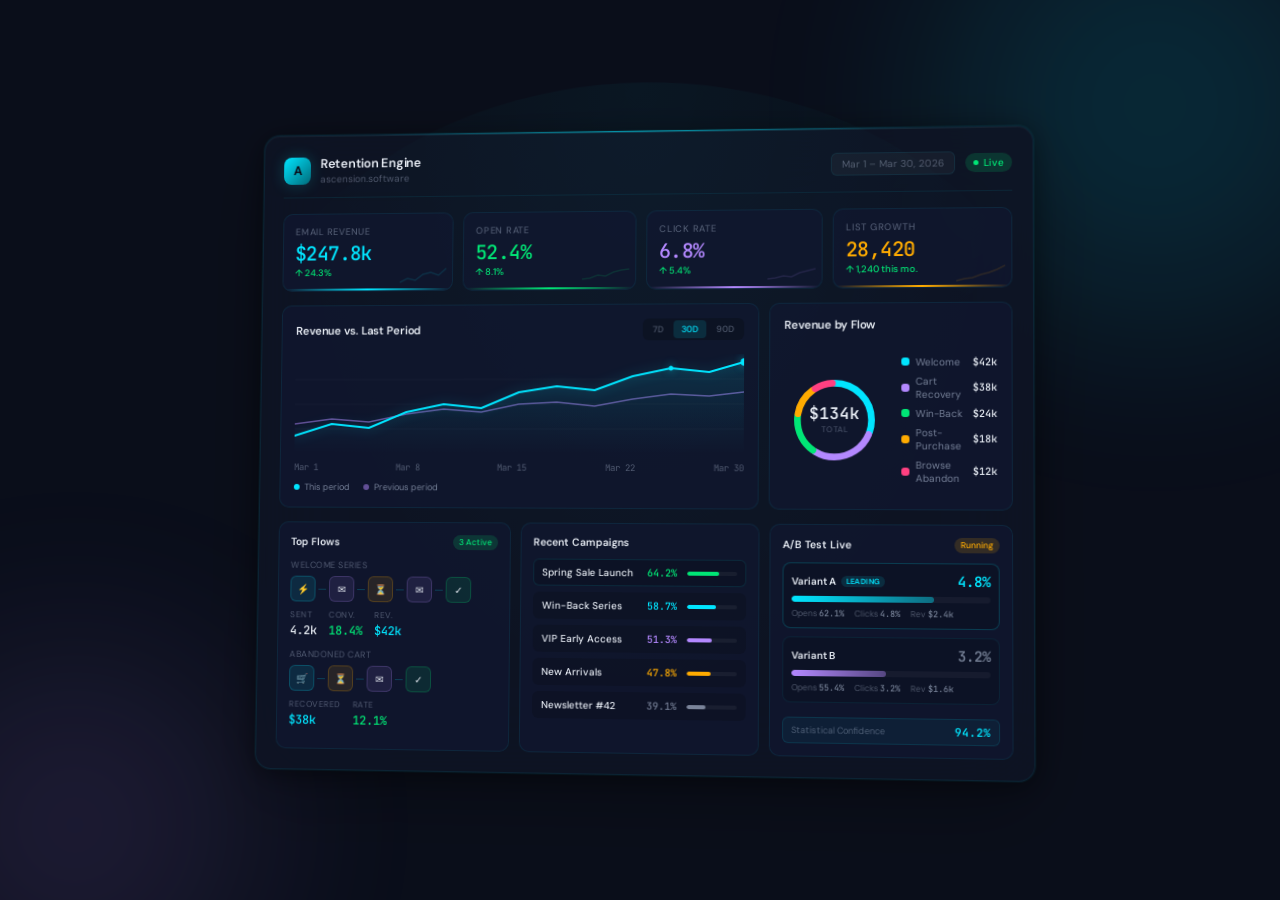
<file: hero_dashboard.html>
<!DOCTYPE html>
<html lang="en">
<head>
<meta charset="UTF-8">
<meta name="viewport" content="width=device-width, initial-scale=1.0">
<title>Ascension Hero Dashboard</title>
<link href="https://fonts.googleapis.com/css2?family=DM+Sans:ital,opsz,wght@0,9..40,300;0,9..40,400;0,9..40,500;0,9..40,600;0,9..40,700&family=JetBrains+Mono:wght@400;500&display=swap" rel="stylesheet">
<style>
  *,*::before,*::after{box-sizing:border-box;margin:0;padding:0}

  :root {
    --bg-deep: #0a0e1a;
    --bg-card: rgba(13, 19, 36, 0.85);
    --bg-card-inner: rgba(16, 24, 48, 0.7);
    --border-subtle: rgba(0, 229, 255, 0.08);
    --border-glow: rgba(0, 229, 255, 0.2);
    --cyan: #00e5ff;
    --cyan-dim: rgba(0, 229, 255, 0.6);
    --cyan-glow: rgba(0, 229, 255, 0.15);
    --green: #00e676;
    --green-dim: rgba(0, 230, 118, 0.15);
    --amber: #ffab00;
    --amber-dim: rgba(255, 171, 0, 0.15);
    --purple: #b388ff;
    --purple-dim: rgba(179, 136, 255, 0.15);
    --pink: #ff4081;
    --pink-dim: rgba(255, 64, 129, 0.15);
    --red-soft: #ff5252;
    --text-primary: #e8edf5;
    --text-secondary: rgba(200, 215, 240, 0.55);
    --text-tertiary: rgba(200, 215, 240, 0.35);
    --font: 'DM Sans', -apple-system, sans-serif;
    --mono: 'JetBrains Mono', monospace;
  }

  body {
    background: var(--bg-deep);
    font-family: var(--font);
    color: var(--text-primary);
    display: flex;
    align-items: center;
    justify-content: center;
    min-height: 100vh;
    overflow: hidden;
  }

  .perspective-wrapper {
    perspective: 2200px;
    perspective-origin: 55% 45%;
  }

  .dashboard {
    width: 780px;
    background: var(--bg-card);
    border: 1px solid var(--border-subtle);
    border-radius: 16px;
    padding: 20px;
    backdrop-filter: blur(40px);
    box-shadow:
      0 0 0 1px rgba(0, 229, 255, 0.05),
      0 4px 24px rgba(0, 0, 0, 0.4),
      0 24px 80px rgba(0, 0, 0, 0.3),
      inset 0 1px 0 rgba(255, 255, 255, 0.03);
    transform: rotateY(-6deg) rotateX(3deg);
    transform-style: preserve-3d;
    animation: float 6s ease-in-out infinite;
    position: relative;
  }

  .dashboard::before {
    content: '';
    position: absolute;
    top: -1px;
    left: 15%;
    right: 15%;
    height: 1px;
    background: linear-gradient(90deg, transparent, var(--cyan-dim), transparent);
  }

  .dashboard::after {
    content: '';
    position: absolute;
    inset: -50px;
    background: radial-gradient(ellipse at 50% 0%, rgba(0, 229, 255, 0.04) 0%, transparent 60%);
    pointer-events: none;
    z-index: -1;
    border-radius: 50%;
  }

  @keyframes float {
    0%, 100% { transform: rotateY(-6deg) rotateX(3deg) translateY(0); }
    50% { transform: rotateY(-6deg) rotateX(3deg) translateY(-8px); }
  }

  /* === HEADER === */
  .dash-header {
    display: flex;
    align-items: center;
    justify-content: space-between;
    margin-bottom: 16px;
    padding-bottom: 12px;
    border-bottom: 1px solid var(--border-subtle);
  }

  .dash-header-left {
    display: flex;
    align-items: center;
    gap: 10px;
  }

  .dash-logo {
    width: 28px;
    height: 28px;
    border-radius: 8px;
    background: linear-gradient(135deg, var(--cyan), #006b7a);
    display: flex;
    align-items: center;
    justify-content: center;
    font-size: 13px;
    font-weight: 700;
    color: var(--bg-deep);
    box-shadow: 0 0 16px rgba(0, 229, 255, 0.2);
  }

  .dash-title {
    font-size: 13px;
    font-weight: 600;
    letter-spacing: -0.02em;
  }

  .dash-subtitle {
    font-size: 10px;
    color: var(--text-tertiary);
    margin-top: 1px;
  }

  .dash-header-right {
    display: flex;
    align-items: center;
    gap: 10px;
  }

  .live-badge {
    display: flex;
    align-items: center;
    gap: 5px;
    font-size: 10px;
    font-weight: 500;
    color: var(--green);
    background: var(--green-dim);
    padding: 3px 8px;
    border-radius: 20px;
  }

  .live-dot {
    width: 5px;
    height: 5px;
    border-radius: 50%;
    background: var(--green);
    animation: pulse-dot 2s ease-in-out infinite;
  }

  @keyframes pulse-dot {
    0%, 100% { opacity: 1; box-shadow: 0 0 0 0 rgba(0, 230, 118, 0.4); }
    50% { opacity: 0.7; box-shadow: 0 0 0 4px rgba(0, 230, 118, 0); }
  }

  .time-range {
    font-size: 10px;
    color: var(--text-tertiary);
    background: rgba(255,255,255,0.04);
    padding: 4px 10px;
    border-radius: 6px;
    border: 1px solid var(--border-subtle);
  }

  /* === KPI ROW === */
  .kpi-row {
    display: grid;
    grid-template-columns: repeat(4, 1fr);
    gap: 10px;
    margin-bottom: 14px;
  }

  .kpi-card {
    background: var(--bg-card-inner);
    border: 1px solid var(--border-subtle);
    border-radius: 10px;
    padding: 12px;
    position: relative;
    overflow: hidden;
  }

  .kpi-card::after {
    content: '';
    position: absolute;
    bottom: 0;
    left: 0;
    right: 0;
    height: 2px;
  }

  .kpi-card:nth-child(1)::after { background: linear-gradient(90deg, transparent, var(--cyan), transparent); }
  .kpi-card:nth-child(2)::after { background: linear-gradient(90deg, transparent, var(--green), transparent); }
  .kpi-card:nth-child(3)::after { background: linear-gradient(90deg, transparent, var(--purple), transparent); }
  .kpi-card:nth-child(4)::after { background: linear-gradient(90deg, transparent, var(--amber), transparent); }

  .kpi-label {
    font-size: 9.5px;
    text-transform: uppercase;
    letter-spacing: 0.08em;
    color: var(--text-tertiary);
    margin-bottom: 6px;
    font-weight: 500;
  }

  .kpi-value {
    font-family: var(--mono);
    font-size: 20px;
    font-weight: 500;
    letter-spacing: -0.03em;
    line-height: 1;
  }

  .kpi-card:nth-child(1) .kpi-value { color: var(--cyan); }
  .kpi-card:nth-child(2) .kpi-value { color: var(--green); }
  .kpi-card:nth-child(3) .kpi-value { color: var(--purple); }
  .kpi-card:nth-child(4) .kpi-value { color: var(--amber); }

  .kpi-change {
    font-size: 9.5px;
    font-weight: 500;
    margin-top: 4px;
    display: flex;
    align-items: center;
    gap: 3px;
  }

  .kpi-change.up { color: var(--green); }

  /* Sparkline in KPI */
  .kpi-spark {
    position: absolute;
    bottom: 4px;
    right: 6px;
    opacity: 0.25;
  }

  /* === MIDDLE ROW: CHART + DONUT === */
  .middle-row {
    display: grid;
    grid-template-columns: 1fr 240px;
    gap: 10px;
    margin-bottom: 14px;
  }

  .chart-section {
    background: var(--bg-card-inner);
    border: 1px solid var(--border-subtle);
    border-radius: 10px;
    padding: 14px;
  }

  .chart-header {
    display: flex;
    align-items: center;
    justify-content: space-between;
    margin-bottom: 14px;
  }

  .chart-title {
    font-size: 11.5px;
    font-weight: 600;
    letter-spacing: -0.01em;
  }

  .chart-tabs {
    display: flex;
    gap: 2px;
    background: rgba(0, 0, 0, 0.2);
    border-radius: 6px;
    padding: 2px;
  }

  .chart-tab {
    font-size: 9px;
    padding: 3px 8px;
    border-radius: 4px;
    color: var(--text-tertiary);
    font-weight: 500;
  }

  .chart-tab.active {
    background: rgba(0, 229, 255, 0.12);
    color: var(--cyan);
  }

  .chart-area {
    height: 100px;
    position: relative;
  }

  .chart-area svg { width: 100%; height: 100%; }

  .chart-grid-line {
    stroke: rgba(255, 255, 255, 0.03);
    stroke-width: 1;
  }

  .chart-line {
    fill: none;
    stroke: var(--cyan);
    stroke-width: 2;
    stroke-linecap: round;
    stroke-linejoin: round;
    filter: drop-shadow(0 0 6px rgba(0, 229, 255, 0.3));
    stroke-dasharray: 600;
    stroke-dashoffset: 600;
    animation: draw-line 2.5s ease-out 0.5s forwards;
  }

  .chart-line-secondary {
    fill: none;
    stroke: var(--purple);
    stroke-width: 1.5;
    stroke-linecap: round;
    stroke-linejoin: round;
    stroke-dasharray: 4 4;
    opacity: 0.5;
    stroke-dasharray: 600;
    stroke-dashoffset: 600;
    animation: draw-line 2.5s ease-out 0.8s forwards;
  }

  .chart-fill {
    fill: url(#chartGradient);
    opacity: 0;
    animation: fade-in 1s ease-out 1.5s forwards;
  }

  .chart-dot {
    fill: var(--cyan);
    filter: drop-shadow(0 0 4px rgba(0, 229, 255, 0.5));
    opacity: 0;
    animation: pop-in 0.3s ease-out forwards;
  }

  .chart-labels {
    display: flex;
    justify-content: space-between;
    margin-top: 8px;
  }

  .chart-label {
    font-size: 9px;
    color: var(--text-tertiary);
    font-family: var(--mono);
  }

  .chart-legend {
    display: flex;
    gap: 14px;
    margin-top: 8px;
  }

  .legend-item {
    display: flex;
    align-items: center;
    gap: 5px;
    font-size: 9px;
    color: var(--text-secondary);
  }

  .legend-dot {
    width: 6px;
    height: 6px;
    border-radius: 50%;
  }

  @keyframes draw-line { to { stroke-dashoffset: 0; } }
  @keyframes fade-in { to { opacity: 1; } }
  @keyframes pop-in { from { opacity: 0; } to { opacity: 1; } }

  /* === DONUT CHART === */
  .donut-section {
    background: var(--bg-card-inner);
    border: 1px solid var(--border-subtle);
    border-radius: 10px;
    padding: 14px;
    display: flex;
    flex-direction: column;
  }

  .donut-title {
    font-size: 11.5px;
    font-weight: 600;
    margin-bottom: 12px;
    letter-spacing: -0.01em;
  }

  .donut-wrapper {
    display: flex;
    align-items: center;
    gap: 16px;
    flex: 1;
  }

  .donut-chart {
    width: 100px;
    height: 100px;
    flex-shrink: 0;
    position: relative;
  }

  .donut-chart svg {
    width: 100%;
    height: 100%;
    transform: rotate(-90deg);
  }

  .donut-ring {
    fill: none;
    stroke-width: 8;
    stroke-linecap: round;
    opacity: 0;
    animation: donut-draw 1s ease-out forwards;
  }

  .donut-center {
    position: absolute;
    inset: 0;
    display: flex;
    flex-direction: column;
    align-items: center;
    justify-content: center;
  }

  .donut-center-value {
    font-family: var(--mono);
    font-size: 16px;
    font-weight: 600;
    color: var(--text-primary);
    line-height: 1;
  }

  .donut-center-label {
    font-size: 8px;
    color: var(--text-tertiary);
    text-transform: uppercase;
    letter-spacing: 0.05em;
    margin-top: 2px;
  }

  @keyframes donut-draw {
    from { stroke-dashoffset: var(--circumference); opacity: 1; }
    to { opacity: 1; }
  }

  .donut-legend {
    display: flex;
    flex-direction: column;
    gap: 6px;
    flex: 1;
  }

  .donut-legend-item {
    display: flex;
    align-items: center;
    gap: 6px;
    font-size: 10px;
    color: var(--text-secondary);
  }

  .donut-legend-dot {
    width: 8px;
    height: 8px;
    border-radius: 3px;
    flex-shrink: 0;
  }

  .donut-legend-value {
    margin-left: auto;
    font-family: var(--mono);
    font-size: 10px;
    color: var(--text-primary);
    font-weight: 500;
  }

  /* === BOTTOM ROW: FLOWS + CAMPAIGNS + A/B TEST === */
  .bottom-row {
    display: grid;
    grid-template-columns: 1fr 1fr 1fr;
    gap: 10px;
  }

  .panel {
    background: var(--bg-card-inner);
    border: 1px solid var(--border-subtle);
    border-radius: 10px;
    padding: 12px;
  }

  .panel-header {
    display: flex;
    align-items: center;
    justify-content: space-between;
    margin-bottom: 10px;
  }

  .panel-title {
    font-size: 10.5px;
    font-weight: 600;
  }

  .flow-status {
    font-size: 8.5px;
    font-weight: 500;
    padding: 2px 6px;
    border-radius: 10px;
  }

  .flow-status.active { color: var(--green); background: var(--green-dim); }
  .flow-status.optimizing { color: var(--amber); background: var(--amber-dim); }

  .flow-nodes {
    display: flex;
    align-items: center;
    gap: 3px;
    margin-bottom: 8px;
  }

  .flow-node {
    width: 26px;
    height: 26px;
    border-radius: 6px;
    display: flex;
    align-items: center;
    justify-content: center;
    font-size: 10px;
    border: 1px solid var(--border-subtle);
  }

  .flow-node.trigger { background: rgba(0, 229, 255, 0.1); border-color: rgba(0, 229, 255, 0.2); }
  .flow-node.email { background: rgba(179, 136, 255, 0.1); border-color: rgba(179, 136, 255, 0.2); }
  .flow-node.wait { background: rgba(255, 171, 0, 0.1); border-color: rgba(255, 171, 0, 0.2); }
  .flow-node.check { background: rgba(0, 230, 118, 0.1); border-color: rgba(0, 230, 118, 0.2); }

  .flow-connector {
    width: 8px;
    height: 1px;
    background: var(--border-glow);
  }

  .flow-stats {
    display: flex;
    gap: 12px;
  }

  .flow-stat-item { display: flex; flex-direction: column; gap: 2px; }
  .flow-stat-label { font-size: 8.5px; color: var(--text-tertiary); text-transform: uppercase; letter-spacing: 0.06em; }
  .flow-stat-value { font-family: var(--mono); font-size: 12px; font-weight: 500; }

  /* === CAMPAIGNS TABLE === */
  .campaigns-list {
    display: flex;
    flex-direction: column;
    gap: 6px;
  }

  .campaign-row {
    display: grid;
    grid-template-columns: 1fr auto auto;
    gap: 10px;
    align-items: center;
    padding: 6px 8px;
    border-radius: 6px;
    background: rgba(0, 0, 0, 0.15);
    border: 1px solid transparent;
    transition: border-color 0.2s;
  }

  .campaign-row:first-child {
    border-color: rgba(0, 229, 255, 0.1);
  }

  .campaign-name {
    font-size: 10px;
    font-weight: 500;
    color: var(--text-primary);
    white-space: nowrap;
    overflow: hidden;
    text-overflow: ellipsis;
  }

  .campaign-metric {
    font-family: var(--mono);
    font-size: 10px;
    font-weight: 500;
    text-align: right;
  }

  .campaign-bar-wrapper {
    width: 50px;
    height: 4px;
    border-radius: 2px;
    background: rgba(255,255,255,0.05);
    overflow: hidden;
  }

  .campaign-bar {
    height: 100%;
    border-radius: 2px;
    animation: bar-grow 1s ease-out forwards;
    transform-origin: left;
    transform: scaleX(0);
  }

  @keyframes bar-grow {
    to { transform: scaleX(1); }
  }

  /* === A/B TEST === */
  .ab-test {
    display: flex;
    flex-direction: column;
    gap: 8px;
  }

  .ab-variant {
    padding: 8px;
    border-radius: 8px;
    background: rgba(0,0,0,0.15);
    border: 1px solid var(--border-subtle);
    position: relative;
  }

  .ab-variant.winner {
    border-color: rgba(0, 229, 255, 0.2);
  }

  .ab-variant-header {
    display: flex;
    justify-content: space-between;
    align-items: center;
    margin-bottom: 6px;
  }

  .ab-variant-label {
    font-size: 10px;
    font-weight: 600;
    display: flex;
    align-items: center;
    gap: 5px;
  }

  .ab-badge {
    font-size: 7.5px;
    padding: 1px 5px;
    border-radius: 8px;
    font-weight: 600;
    text-transform: uppercase;
    letter-spacing: 0.05em;
    color: var(--cyan);
    background: rgba(0, 229, 255, 0.12);
  }

  .ab-rate {
    font-family: var(--mono);
    font-size: 14px;
    font-weight: 600;
  }

  .ab-bar-track {
    width: 100%;
    height: 6px;
    border-radius: 3px;
    background: rgba(255,255,255,0.04);
    overflow: hidden;
  }

  .ab-bar-fill {
    height: 100%;
    border-radius: 3px;
    animation: bar-grow 1.2s ease-out 0.6s forwards;
    transform-origin: left;
    transform: scaleX(0);
  }

  .ab-meta {
    display: flex;
    gap: 10px;
    margin-top: 5px;
  }

  .ab-meta-item {
    font-size: 8.5px;
    color: var(--text-tertiary);
  }

  .ab-meta-item span {
    color: var(--text-secondary);
    font-family: var(--mono);
    font-weight: 500;
  }

  .ab-confidence {
    display: flex;
    align-items: center;
    gap: 5px;
    margin-top: 6px;
    padding: 5px 8px;
    border-radius: 6px;
    background: rgba(0, 229, 255, 0.05);
    border: 1px solid rgba(0, 229, 255, 0.1);
  }

  .ab-confidence-label {
    font-size: 9px;
    color: var(--text-tertiary);
  }

  .ab-confidence-value {
    font-family: var(--mono);
    font-size: 11px;
    font-weight: 600;
    color: var(--cyan);
    margin-left: auto;
  }

  /* === SCANLINE === */
  .scanline {
    position: absolute;
    top: 0; left: 0; right: 0;
    height: 1px;
    background: linear-gradient(90deg, transparent, var(--cyan-dim), transparent);
    opacity: 0.3;
    animation: scan 5s linear infinite;
    pointer-events: none;
    z-index: 10;
  }

  @keyframes scan {
    0% { top: 0; opacity: 0; }
    10% { opacity: 0.3; }
    90% { opacity: 0.3; }
    100% { top: 100%; opacity: 0; }
  }

  /* === STAGGER ANIMATIONS === */
  .dash-header { animation: slide-up 0.5s ease-out both; }
  .kpi-row { animation: slide-up 0.5s ease-out 0.05s both; }
  .kpi-card:nth-child(1) { animation: slide-up 0.4s ease-out 0.1s both; }
  .kpi-card:nth-child(2) { animation: slide-up 0.4s ease-out 0.18s both; }
  .kpi-card:nth-child(3) { animation: slide-up 0.4s ease-out 0.26s both; }
  .kpi-card:nth-child(4) { animation: slide-up 0.4s ease-out 0.34s both; }
  .middle-row .chart-section { animation: slide-up 0.5s ease-out 0.35s both; }
  .middle-row .donut-section { animation: slide-up 0.5s ease-out 0.42s both; }
  .bottom-row .panel:nth-child(1) { animation: slide-up 0.4s ease-out 0.48s both; }
  .bottom-row .panel:nth-child(2) { animation: slide-up 0.4s ease-out 0.55s both; }
  .bottom-row .panel:nth-child(3) { animation: slide-up 0.4s ease-out 0.62s both; }

  @keyframes slide-up {
    from { opacity: 0; transform: translateY(12px); }
    to { opacity: 1; transform: translateY(0); }
  }

  /* === AMBIENT BG === */
  .ambient { position: fixed; inset: 0; z-index: -1; overflow: hidden; }
  .ambient-orb { position: absolute; border-radius: 50%; filter: blur(100px); opacity: 0.12; }
  .ambient-orb.cyan { width: 450px; height: 450px; background: var(--cyan); top: -120px; right: -100px; animation: drift 8s ease-in-out infinite alternate; }
  .ambient-orb.purple { width: 350px; height: 350px; background: var(--purple); bottom: -100px; left: -100px; animation: drift 10s ease-in-out 2s infinite alternate-reverse; }

  @keyframes drift {
    0% { transform: translate(0, 0); }
    100% { transform: translate(30px, -20px); }
  }
</style>
</head>
<body>

<div class="ambient">
  <div class="ambient-orb cyan"></div>
  <div class="ambient-orb purple"></div>
</div>

<div class="perspective-wrapper">
  <div class="dashboard">
    <div class="scanline"></div>

    <!-- Header -->
    <div class="dash-header">
      <div class="dash-header-left">
        <div class="dash-logo">A</div>
        <div>
          <div class="dash-title">Retention Engine</div>
          <div class="dash-subtitle">ascension.software</div>
        </div>
      </div>
      <div class="dash-header-right">
        <div class="time-range">Mar 1 – Mar 30, 2026</div>
        <div class="live-badge">
          <div class="live-dot"></div>
          Live
        </div>
      </div>
    </div>

    <!-- KPI Cards -->
    <div class="kpi-row">
      <div class="kpi-card">
        <div class="kpi-label">Email Revenue</div>
        <div class="kpi-value" id="kpi-revenue">$0</div>
        <div class="kpi-change up">↑ 24.3%</div>
        <svg class="kpi-spark" width="48" height="20" viewBox="0 0 48 20"><polyline fill="none" stroke="var(--cyan)" stroke-width="1.5" points="0,16 8,12 16,14 24,8 32,6 40,9 48,2" opacity="0.5"/></svg>
      </div>
      <div class="kpi-card">
        <div class="kpi-label">Open Rate</div>
        <div class="kpi-value" id="kpi-open">0%</div>
        <div class="kpi-change up">↑ 8.1%</div>
        <svg class="kpi-spark" width="48" height="20" viewBox="0 0 48 20"><polyline fill="none" stroke="var(--green)" stroke-width="1.5" points="0,14 8,13 16,10 24,11 32,7 40,5 48,4" opacity="0.5"/></svg>
      </div>
      <div class="kpi-card">
        <div class="kpi-label">Click Rate</div>
        <div class="kpi-value" id="kpi-click">0%</div>
        <div class="kpi-change up">↑ 5.4%</div>
        <svg class="kpi-spark" width="48" height="20" viewBox="0 0 48 20"><polyline fill="none" stroke="var(--purple)" stroke-width="1.5" points="0,15 8,14 16,12 24,13 32,9 40,7 48,5" opacity="0.5"/></svg>
      </div>
      <div class="kpi-card">
        <div class="kpi-label">List Growth</div>
        <div class="kpi-value" id="kpi-subs">0</div>
        <div class="kpi-change up">↑ 1,240 this mo.</div>
        <svg class="kpi-spark" width="48" height="20" viewBox="0 0 48 20"><polyline fill="none" stroke="var(--amber)" stroke-width="1.5" points="0,18 8,16 16,15 24,12 32,10 40,7 48,3" opacity="0.5"/></svg>
      </div>
    </div>

    <!-- Middle Row: Chart + Donut -->
    <div class="middle-row">
      <div class="chart-section">
        <div class="chart-header">
          <div class="chart-title">Revenue vs. Last Period</div>
          <div class="chart-tabs">
            <div class="chart-tab">7D</div>
            <div class="chart-tab active">30D</div>
            <div class="chart-tab">90D</div>
          </div>
        </div>
        <div class="chart-area">
          <svg viewBox="0 0 500 100" preserveAspectRatio="none">
            <defs>
              <linearGradient id="chartGradient" x1="0" y1="0" x2="0" y2="1">
                <stop offset="0%" stop-color="rgba(0, 229, 255, 0.12)" />
                <stop offset="100%" stop-color="rgba(0, 229, 255, 0)" />
              </linearGradient>
            </defs>
            <line x1="0" y1="25" x2="500" y2="25" class="chart-grid-line"/>
            <line x1="0" y1="50" x2="500" y2="50" class="chart-grid-line"/>
            <line x1="0" y1="75" x2="500" y2="75" class="chart-grid-line"/>
            <!-- Last period (dashed) -->
            <path class="chart-line-secondary" d="M0,70 L42,65 L84,68 L126,60 L168,55 L210,58 L252,50 L294,48 L336,52 L378,45 L420,40 L462,42 L500,38"/>
            <!-- This period -->
            <path class="chart-fill" d="M0,82 L42,70 L84,74 L126,58 L168,50 L210,54 L252,38 L294,32 L336,36 L378,22 L420,14 L462,18 L500,8 L500,100 L0,100 Z"/>
            <path class="chart-line" d="M0,82 L42,70 L84,74 L126,58 L168,50 L210,54 L252,38 L294,32 L336,36 L378,22 L420,14 L462,18 L500,8"/>
            <circle class="chart-dot" cx="420" cy="14" r="2.5" style="animation-delay: 2.2s"/>
            <circle class="chart-dot" cx="500" cy="8" r="3" style="animation-delay: 2.5s">
              <animate attributeName="r" values="3;4.5;3" dur="2s" repeatCount="indefinite"/>
            </circle>
          </svg>
        </div>
        <div class="chart-labels">
          <span class="chart-label">Mar 1</span>
          <span class="chart-label">Mar 8</span>
          <span class="chart-label">Mar 15</span>
          <span class="chart-label">Mar 22</span>
          <span class="chart-label">Mar 30</span>
        </div>
        <div class="chart-legend">
          <div class="legend-item"><div class="legend-dot" style="background:var(--cyan)"></div>This period</div>
          <div class="legend-item"><div class="legend-dot" style="background:var(--purple); opacity:0.5"></div>Previous period</div>
        </div>
      </div>

      <!-- Donut Chart -->
      <div class="donut-section">
        <div class="donut-title">Revenue by Flow</div>
        <div class="donut-wrapper">
          <div class="donut-chart">
            <svg viewBox="0 0 120 120" id="donut-svg"></svg>
            <div class="donut-center">
              <div class="donut-center-value" id="donut-total">$0</div>
              <div class="donut-center-label">Total</div>
            </div>
          </div>
          <div class="donut-legend" id="donut-legend"></div>
        </div>
      </div>
    </div>

    <!-- Bottom Row -->
    <div class="bottom-row">
      <!-- Flows -->
      <div class="panel">
        <div class="panel-header">
          <div class="panel-title">Top Flows</div>
          <div class="flow-status active">3 Active</div>
        </div>
        <div style="margin-bottom: 10px;">
          <div style="font-size:9px; color:var(--text-tertiary); margin-bottom:5px; text-transform:uppercase; letter-spacing:0.06em;">Welcome Series</div>
          <div class="flow-nodes">
            <div class="flow-node trigger">⚡</div>
            <div class="flow-connector"></div>
            <div class="flow-node email">✉</div>
            <div class="flow-connector"></div>
            <div class="flow-node wait">⏳</div>
            <div class="flow-connector"></div>
            <div class="flow-node email">✉</div>
            <div class="flow-connector"></div>
            <div class="flow-node check">✓</div>
          </div>
          <div class="flow-stats">
            <div class="flow-stat-item"><div class="flow-stat-label">Sent</div><div class="flow-stat-value">4.2k</div></div>
            <div class="flow-stat-item"><div class="flow-stat-label">Conv.</div><div class="flow-stat-value" style="color:var(--green)">18.4%</div></div>
            <div class="flow-stat-item"><div class="flow-stat-label">Rev.</div><div class="flow-stat-value" style="color:var(--cyan)">$42k</div></div>
          </div>
        </div>
        <div>
          <div style="font-size:9px; color:var(--text-tertiary); margin-bottom:5px; text-transform:uppercase; letter-spacing:0.06em;">Abandoned Cart</div>
          <div class="flow-nodes">
            <div class="flow-node trigger">🛒</div>
            <div class="flow-connector"></div>
            <div class="flow-node wait">⏳</div>
            <div class="flow-connector"></div>
            <div class="flow-node email">✉</div>
            <div class="flow-connector"></div>
            <div class="flow-node check">✓</div>
          </div>
          <div class="flow-stats">
            <div class="flow-stat-item"><div class="flow-stat-label">Recovered</div><div class="flow-stat-value" style="color:var(--cyan)">$38k</div></div>
            <div class="flow-stat-item"><div class="flow-stat-label">Rate</div><div class="flow-stat-value" style="color:var(--green)">12.1%</div></div>
          </div>
        </div>
      </div>

      <!-- Recent Campaigns -->
      <div class="panel">
        <div class="panel-header">
          <div class="panel-title">Recent Campaigns</div>
        </div>
        <div class="campaigns-list">
          <div class="campaign-row">
            <div class="campaign-name">Spring Sale Launch</div>
            <div class="campaign-metric" style="color:var(--green)">64.2%</div>
            <div class="campaign-bar-wrapper"><div class="campaign-bar" style="width:64%; background:var(--green); animation-delay:0.6s"></div></div>
          </div>
          <div class="campaign-row">
            <div class="campaign-name">Win-Back Series</div>
            <div class="campaign-metric" style="color:var(--cyan)">58.7%</div>
            <div class="campaign-bar-wrapper"><div class="campaign-bar" style="width:58%; background:var(--cyan); animation-delay:0.75s"></div></div>
          </div>
          <div class="campaign-row">
            <div class="campaign-name">VIP Early Access</div>
            <div class="campaign-metric" style="color:var(--purple)">51.3%</div>
            <div class="campaign-bar-wrapper"><div class="campaign-bar" style="width:51%; background:var(--purple); animation-delay:0.9s"></div></div>
          </div>
          <div class="campaign-row">
            <div class="campaign-name">New Arrivals</div>
            <div class="campaign-metric" style="color:var(--amber)">47.8%</div>
            <div class="campaign-bar-wrapper"><div class="campaign-bar" style="width:48%; background:var(--amber); animation-delay:1.05s"></div></div>
          </div>
          <div class="campaign-row">
            <div class="campaign-name">Newsletter #42</div>
            <div class="campaign-metric" style="color:var(--text-secondary)">39.1%</div>
            <div class="campaign-bar-wrapper"><div class="campaign-bar" style="width:39%; background:var(--text-secondary); animation-delay:1.2s"></div></div>
          </div>
        </div>
      </div>

      <!-- A/B Test -->
      <div class="panel">
        <div class="panel-header">
          <div class="panel-title">A/B Test Live</div>
          <div class="flow-status optimizing">Running</div>
        </div>
        <div class="ab-test">
          <div class="ab-variant winner">
            <div class="ab-variant-header">
              <div class="ab-variant-label">Variant A <span class="ab-badge">Leading</span></div>
              <div class="ab-rate" style="color:var(--cyan)">4.8%</div>
            </div>
            <div class="ab-bar-track">
              <div class="ab-bar-fill" style="width:72%; background: linear-gradient(90deg, var(--cyan), rgba(0,229,255,0.4));"></div>
            </div>
            <div class="ab-meta">
              <div class="ab-meta-item">Opens <span>62.1%</span></div>
              <div class="ab-meta-item">Clicks <span>4.8%</span></div>
              <div class="ab-meta-item">Rev <span>$2.4k</span></div>
            </div>
          </div>
          <div class="ab-variant">
            <div class="ab-variant-header">
              <div class="ab-variant-label">Variant B</div>
              <div class="ab-rate" style="color:var(--text-secondary)">3.2%</div>
            </div>
            <div class="ab-bar-track">
              <div class="ab-bar-fill" style="width:48%; background: linear-gradient(90deg, var(--purple), rgba(179,136,255,0.4));"></div>
            </div>
            <div class="ab-meta">
              <div class="ab-meta-item">Opens <span>55.4%</span></div>
              <div class="ab-meta-item">Clicks <span>3.2%</span></div>
              <div class="ab-meta-item">Rev <span>$1.6k</span></div>
            </div>
          </div>
          <div class="ab-confidence">
            <div class="ab-confidence-label">Statistical Confidence</div>
            <div class="ab-confidence-value">94.2%</div>
          </div>
        </div>
      </div>
    </div>

  </div>
</div>

<script>
  // Animated counters
  function animateCounter(el, target, prefix = '', suffix = '', decimals = 0) {
    const duration = 2000;
    const start = performance.now();
    function update(now) {
      const elapsed = now - start;
      const progress = Math.min(elapsed / duration, 1);
      const eased = 1 - Math.pow(1 - progress, 3);
      const current = target * eased;
      el.textContent = prefix + current.toFixed(decimals).replace(/\B(?=(\d{3})+(?!\d))/g, ',') + suffix;
      if (progress < 1) requestAnimationFrame(update);
    }
    requestAnimationFrame(update);
  }

  setTimeout(() => {
    animateCounter(document.getElementById('kpi-revenue'), 247.8, '$', 'k', 1);
    animateCounter(document.getElementById('kpi-open'), 52.4, '', '%', 1);
    animateCounter(document.getElementById('kpi-click'), 6.8, '', '%', 1);
    animateCounter(document.getElementById('kpi-subs'), 28420, '', '', 0);
  }, 300);

  // Donut chart
  (function() {
    const data = [
      { label: 'Welcome', value: 42, color: '#00e5ff' },
      { label: 'Cart Recovery', value: 38, color: '#b388ff' },
      { label: 'Win-Back', value: 24, color: '#00e676' },
      { label: 'Post-Purchase', value: 18, color: '#ffab00' },
      { label: 'Browse Abandon', value: 12, color: '#ff4081' },
    ];

    const total = data.reduce((s, d) => s + d.value, 0);
    const svg = document.getElementById('donut-svg');
    const legend = document.getElementById('donut-legend');
    const cx = 60, cy = 60, r = 44;
    const circumference = 2 * Math.PI * r;
    let offset = 0;

    data.forEach((d, i) => {
      const pct = d.value / total;
      const dashLen = circumference * pct;
      const gap = circumference - dashLen + 2;

      const circle = document.createElementNS('http://www.w3.org/2000/svg', 'circle');
      circle.setAttribute('cx', cx);
      circle.setAttribute('cy', cy);
      circle.setAttribute('r', r);
      circle.setAttribute('fill', 'none');
      circle.setAttribute('stroke', d.color);
      circle.setAttribute('stroke-width', '8');
      circle.setAttribute('stroke-linecap', 'round');
      circle.setAttribute('stroke-dasharray', `${dashLen - 3} ${gap + 3}`);
      circle.setAttribute('stroke-dashoffset', `${-offset}`);
      circle.style.opacity = '0';
      circle.style.animation = `donut-draw 0.8s ease-out ${0.8 + i * 0.15}s forwards`;
      circle.style.setProperty('--circumference', circumference + 'px');
      svg.appendChild(circle);

      offset += dashLen;

      const item = document.createElement('div');
      item.className = 'donut-legend-item';
      item.innerHTML = `<div class="donut-legend-dot" style="background:${d.color}"></div>${d.label}<span class="donut-legend-value">$${d.value}k</span>`;
      legend.appendChild(item);
    });

    // Animate donut total
    setTimeout(() => {
      animateCounter(document.getElementById('donut-total'), total, '$', 'k', 0);
    }, 800);
  })();
</script>

</body>
</html>
</file>
